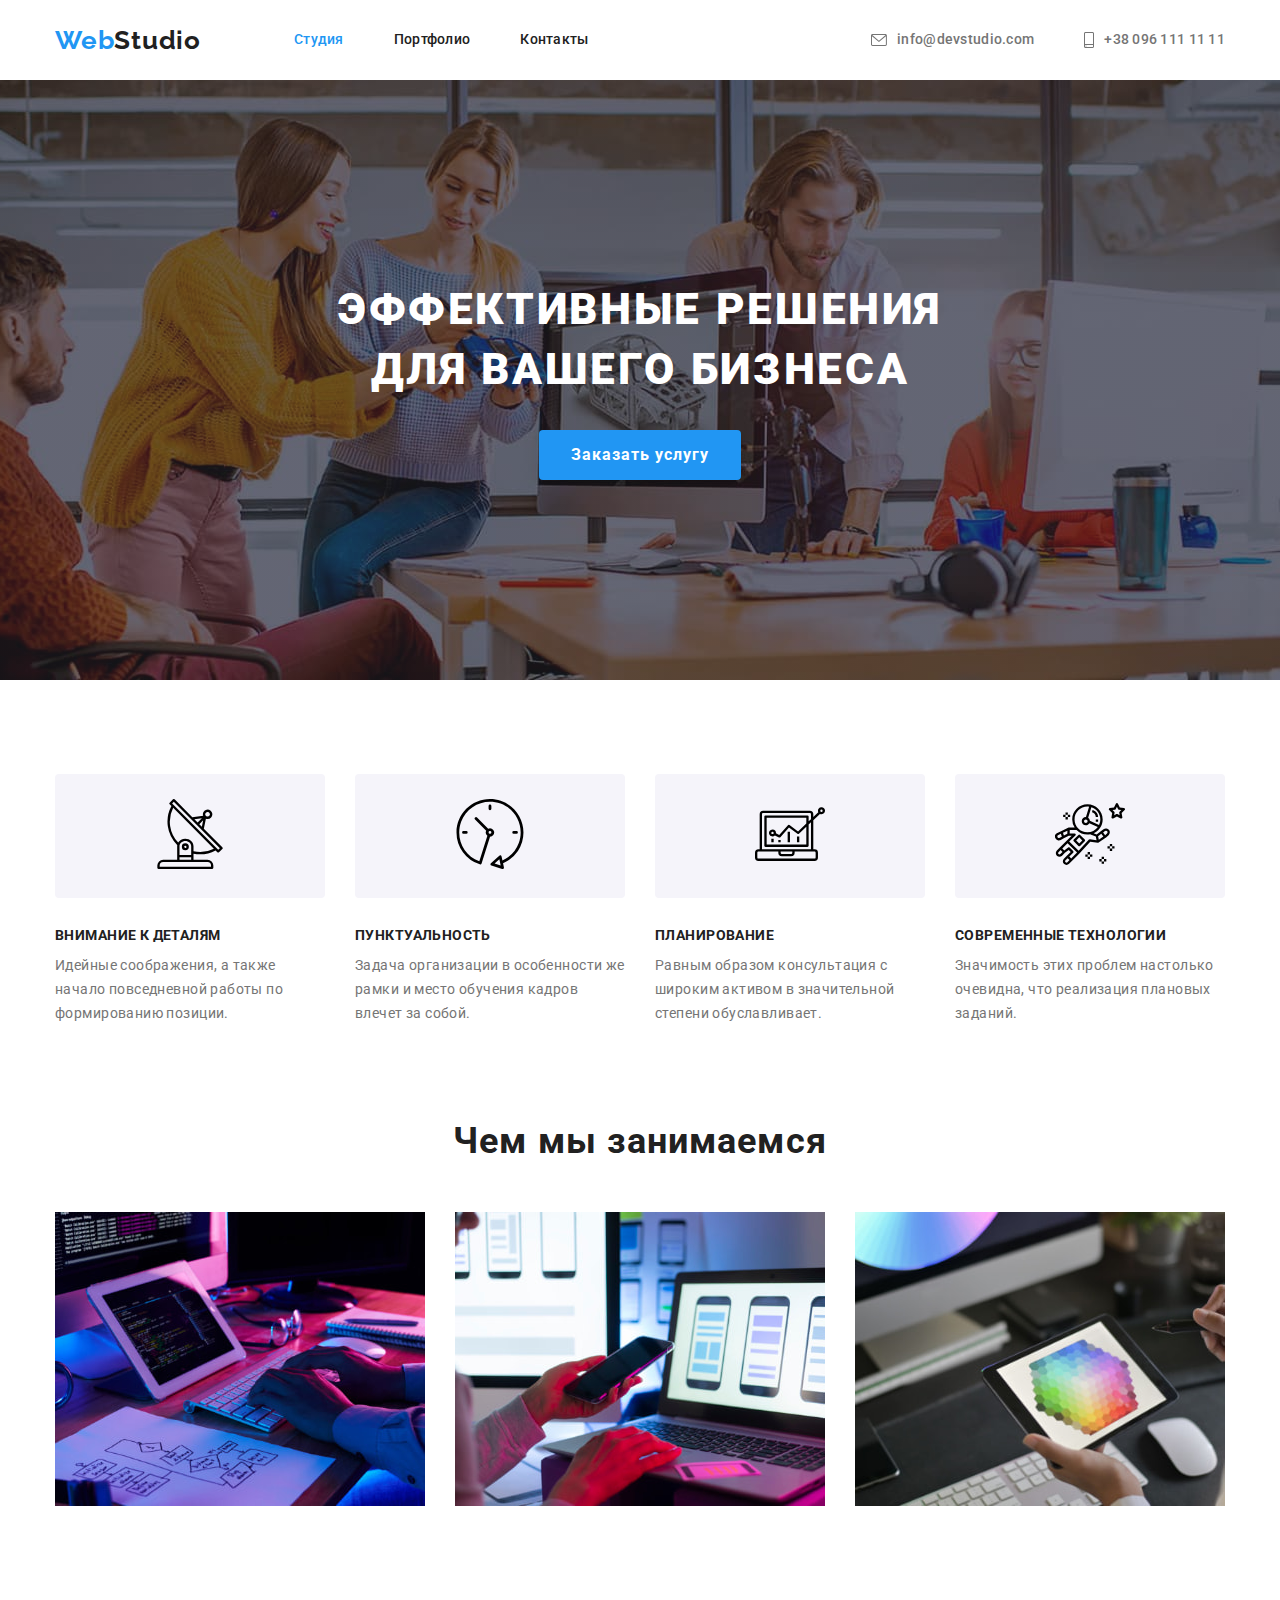
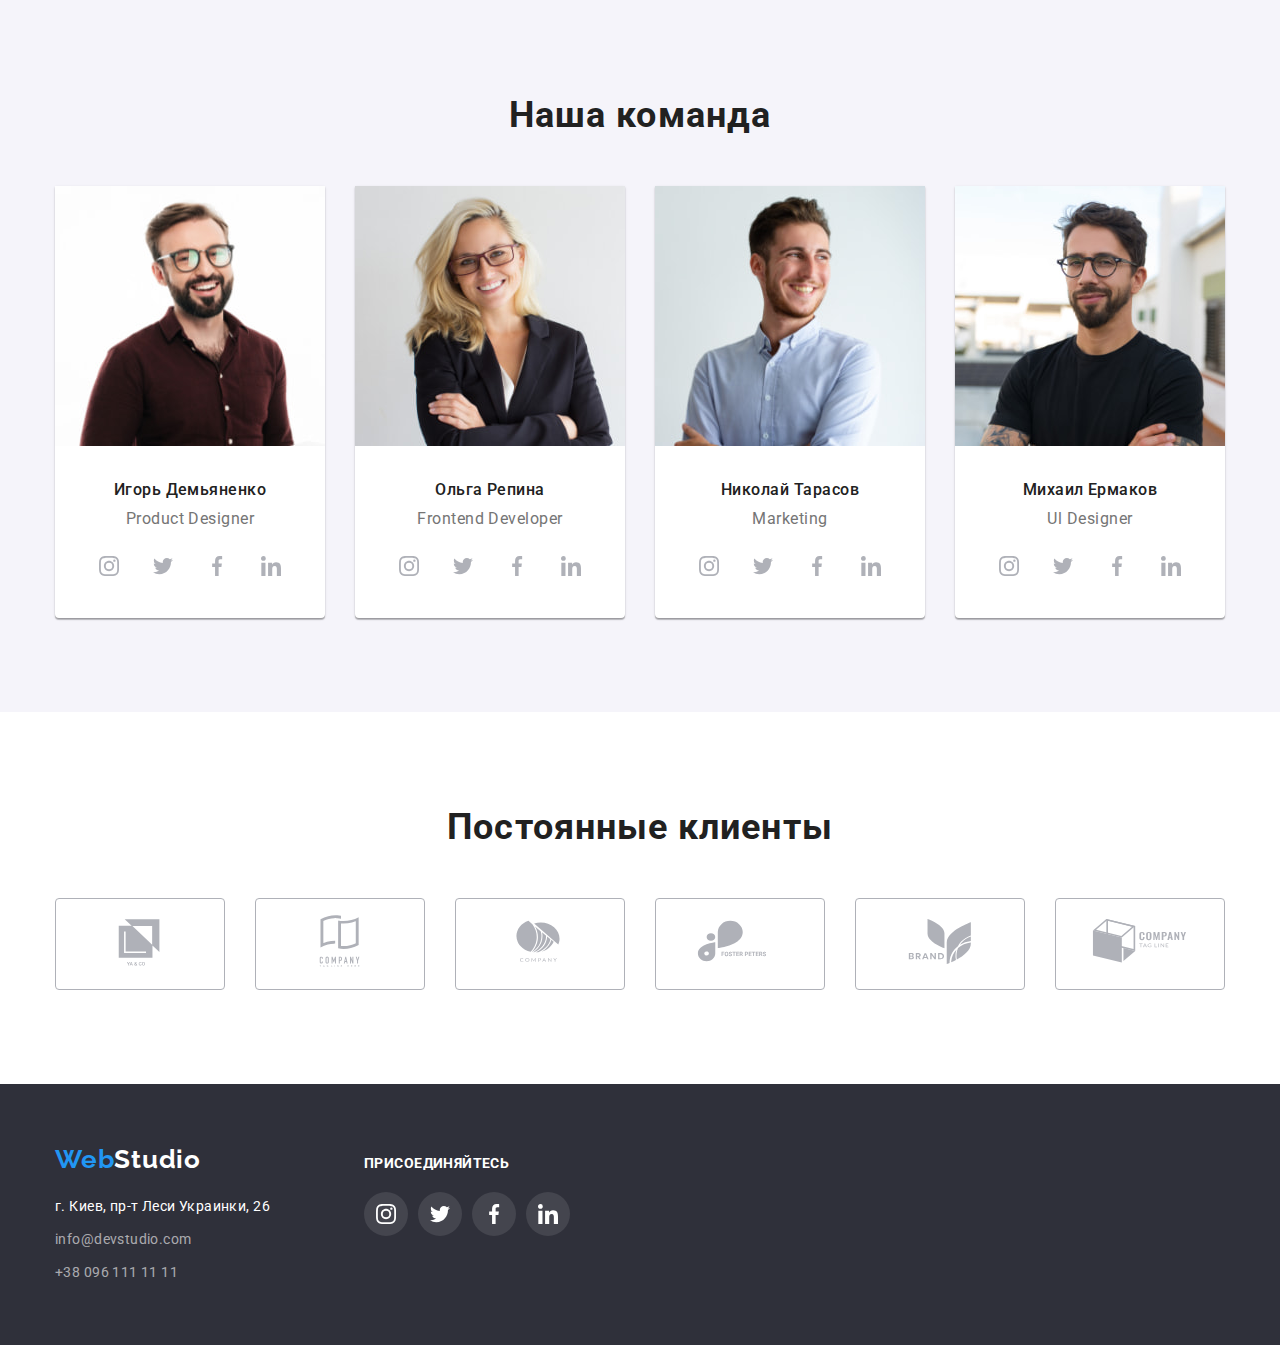
<file: index.html>
<!DOCTYPE html>
<html lang="ru">
  <head>
    <meta charset="UTF-8" />
    <meta http-equiv="X-UA-Compatible" content="IE=edge" />
    <meta name="viewport" content="width=device-width, initial-scale=1.0" />
    <title>Web Studio</title>
    <!--Project fonts-->
    <link rel="preconnect" href="https://fonts.googleapis.com" />
    <link rel="preconnect" href="https://fonts.gstatic.com" crossorigin />
    <link
      href="https://fonts.googleapis.com/css2?family=Raleway:wght@700&family=Roboto:wght@400;500;700;900&display=swap"
      rel="stylesheet"
    />
    <!--Normalize CSS-->
    <link
      href="https://cdnjs.cloudflare.com/ajax/libs/modern-normalize/1.1.0/modern-normalize.min.css"
      rel="stylesheet"
    />
    <!--Custom styles-->
    <link rel="stylesheet" href="./css/stylefile.css" />
  </head>
  <body>
    <!--Header website-->
    <header>
      <div class="container main-nav">
        <a href="./index.html" class="logo link"><span class="logo-first">Web</span>Studio</a>
        <nav class="navigator">
          <ul class="list navigator-list">
            <li><a href="./index.html" class="nvlist link current">Студия</a></li>
            <li><a href="./portfolio.html" class="nvlist link">Портфолио</a></li>
            <li><a href="" class="nvlist link">Контакты</a></li>
          </ul>
        </nav>
        <div class="contact-header">
          <a href="mailto:info@devstudio.com" class="hdcontact link">
            <svg class="contact-icon" width="16" height="12">
              <use href="./images/icons/icons.svg#icon-mail">
              </use>
            </svg>info@devstudio.com</a>
          <a href="tel:+380961111111" class="hdcontact link">
            <svg class="contact-icon" width="10" height="16">
              <use href="./images/icons/icons.svg#icon-smartphone">
              </use>
            </svg>+38 096 111 11 11</a>
        </div>
      </div>
    </header>
    <main>
      <!--Hero-->
      <section class="hero">
        <div class="container">
          <h1 class="hero-title">Эффективные решения для вашего бизнеса</h1>
          <button class="button" type="button">Заказать услугу</button>
        </div>
      </section>
      <!--What are we doing-->
      <section class="section-what">
        <h2 class="visually-hidden">What are we doing</h2>
        <div class="container what-are-we-doing">
          <ul class="dot-list list">
            <li class="dot-list-cards">
              <div class="quality">
              <svg class="quality-icon" width="70" height="70">
                <use href="./images/icons/icons.svg#icon-antenna">
                </use>
              </svg>
              </div>
              <h3 class="wttitle">Внимание к деталям</h3>
              <p class="wttext">
                Идейные соображения, а также начало повседневной работы по формированию позиции.
              </p>
            </li>
            <li class="dot-list-cards">
              <div class="quality">
              <svg class="quality-icon" width="70" height="70">
                <use href="./images/icons/icons.svg#icon-clock">
                </use>
              </svg>
              </div>
              <h3 class="wttitle">Пунктуальность</h3>
              <p class="wttext">
                Задача организации в особенности же рамки и место обучения кадров влечет за собой.
              </p>
            </li>
            <li class="dot-list-cards">
              <div class="quality">
              <svg class="quality-icon" width="70" height="70">
                <use href="./images/icons/icons.svg#icon-diagram">
                </use>
              </svg>
              </div>
              <h3 class="wttitle">Планирование</h3>
              <p class="wttext">
                Равным образом консультация с широким активом в значительной степени обуславливает.
              </p>
            </li>
            <li class="dot-list-cards">
              <div class="quality">
              <svg class="quality-icon"  width="70" height="70">
                <use href="./images/icons/icons.svg#icon-astronaut">
                </use>
              </svg>
              </div>
              <h3 class="wttitle">Современные технологии</h3>
              <p class="wttext">
                Значимость этих проблем настолько очевидна, что реализация плановых заданий.
              </p>
            </li>
          </ul>
        </div>
      </section>
      <section class="section-foto">
        <div class="container">
        <h2 class="wttitle-two">Чем мы занимаемся</h2>
        <ul class="list" style="display:flex;">
          <li class="dot-list-img">
            <img
              src="./images/what-are-we-doing/type-on-the-keyboard.jpg"
              alt="type-on-the-keyboard"
              width="370"
              height="294"
              class="img"             
            />
          </li>
          <li class="dot-list-img">
            <img
              src="./images/what-are-we-doing/phone-in-hand.jpg"
              alt="phone-in-hand"
              width="370"
              height="294"
              class="img"
            />
          </li>
          <li class="dot-list-img">
            <img src="./images/what-are-we-doing/tablet-in-hand.jpg" alt="phone-in-hand" width="370"
            height="294"
            class="img">
          </li>
          </div>
        </ul>
      </section>
      <!--Team-->
      <section class="team">
        <div class="container">
        <h2 class="wttitle-two">Наша команда</h2>
        <ul class="list">
          <li class="team-card">
            <img
              src="./images/team/igor-demyanenko.jpg"
              alt="igor-demyanenko"
              width="270"
              height="260"
            />
            <div class="team-card-text">
            <h3 class="team-title">Игорь Демьяненко</h3>
            <p class="team-text">Product Designer</p>
              <ul class="social-icons list">
                <li class="social-list">
                  <a class="team-icon" aria-label="иконка instagram">
                  <svg class="team-icon-logo" width="20" height="20">
                    <use href="./images/icons/icons.svg#icon-instagram"></use>
                  </svg>
                  </a>
                </li>
                <li class="social-list">
                  <a class="team-icon" aria-label="иконка twitter">
                  <svg class="team-icon-logo" width="20" height="20">
                    <use href="./images/icons/icons.svg#icon-twitter"></use>
                  </svg>
                  </a>
                </li >
                <li class="social-list">
                  <a class="team-icon" aria-label="иконка facebook">
                 <svg class="team-icon-logo" width="20" height="20">
                    <use href="./images/icons/icons.svg#icon-facebook"></use>
                  </svg>
                  </a>
                </li>
                <li class="social-list">
                  <a class="team-icon" aria-label="иконка linkedin">
                  <svg class="team-icon-logo" width="20" height="20">
                    <use href="./images/icons/icons.svg#icon-linkedin"></use>
                  </svg>
                  </a>
                </li>
              </ul>
            </div>
          </li>
          <li class="team-card">
            <img src="./images/team/olga-repina.jpg" alt="olga-repina" width="270" height="260" />
            <div class="team-card-text">
            <h3 class="team-title">Ольга Репина</h3>
            <p class="team-text">Frontend Developer</p>
            <ul class="social-icons list">
                <li class="social-list">
                  <a class="team-icon" aria-label="иконка instagram">
                  <svg class="team-icon-logo" width="20" height="20">
                    <use href="./images/icons/icons.svg#icon-instagram"></use>
                  </svg>
                  </a>
                </li>
                <li class="social-list">
                  <a class="team-icon" aria-label="иконка twitter">
                  <svg class="team-icon-logo" width="20" height="20">
                    <use href="./images/icons/icons.svg#icon-twitter"></use>
                  </svg>
                  </a>
                </li >
                <li class="social-list">
                  <a class="team-icon" aria-label="иконка facebook">
                 <svg class="team-icon-logo" width="20" height="20">
                    <use href="./images/icons/icons.svg#icon-facebook"></use>
                  </svg>
                  </a>
                </li>
                <li class="social-list">
                  <a class="team-icon" aria-label="иконка linkedin">
                  <svg class="team-icon-logo" width="20" height="20">
                    <use href="./images/icons/icons.svg#icon-linkedin"></use>
                  </svg>
                  </a>
                </li>
              </ul>
            </div>
          </li>
          <li class="team-card">
            <img
              src="./images/team/nikolay-tarasov.jpg"
              alt="nikolay-tarasov"
              width="270"
              height="260"
            />
            <div class="team-card-text">
            <h3 class="team-title">Николай Тарасов</h3>
            <p class="team-text">Marketing</p>
            <ul class="social-icons list">
                <li class="social-list">
                  <a class="team-icon" aria-label="иконка instagram">
                  <svg class="team-icon-logo" width="20" height="20">
                    <use href="./images/icons/icons.svg#icon-instagram"></use>
                  </svg>
                  </a>
                </li>
                <li class="social-list">
                  <a class="team-icon" aria-label="иконка twitter">
                  <svg class="team-icon-logo" width="20" height="20">
                    <use href="./images/icons/icons.svg#icon-twitter"></use>
                  </svg>
                  </a>
                </li >
                <li class="social-list">
                  <a class="team-icon" aria-label="иконка facebook">
                 <svg class="team-icon-logo" width="20" height="20">
                    <use href="./images/icons/icons.svg#icon-facebook"></use>
                  </svg>
                  </a>
                </li>
                <li class="social-list">
                  <a class="team-icon" aria-label="иконка linkedin">
                  <svg class="team-icon-logo" width="20" height="20">
                    <use href="./images/icons/icons.svg#icon-linkedin"></use>
                  </svg>
                  </a>
                </li>
              </ul>
            </div>
          </li>
          <li class="team-card">
            <img
              src="./images/team/mikhail-ermakov.jpg"
              alt="mikhail-ermakov"
              width="270"
              height="260"
            />
            <div class="team-card-text">
            <h3 class="team-title">Михаил Ермаков</h3>
            <p class="team-text">Ul Designer</p>
            <ul class="social-icons list">
                <li class="social-list">
                  <a class="team-icon" aria-label="иконка instagram">
                  <svg class="team-icon-logo" width="20" height="20">
                    <use href="./images/icons/icons.svg#icon-instagram"></use>
                  </svg>
                  </a>
                </li>
                <li class="social-list">
                  <a class="team-icon" aria-label="иконка twitter">
                  <svg class="team-icon-logo" width="20" height="20">
                    <use href="./images/icons/icons.svg#icon-twitter"></use>
                  </svg>
                  </a>
                </li >
                <li class="social-list">
                  <a class="team-icon" aria-label="иконка facebook">
                 <svg class="team-icon-logo" width="20" height="20">
                    <use href="./images/icons/icons.svg#icon-facebook"></use>
                  </svg>
                  </a>
                </li>
                <li class="social-list">
                  <a class="team-icon" aria-label="иконка linkedin">
                  <svg class="team-icon-logo" width="20" height="20">
                    <use href="./images/icons/icons.svg#icon-linkedin"></use>
                  </svg>
                  </a>
                </li>
              </ul>
            </div>
          </li>
        </ul>
        </div>
      </section>
      <!--Clients-->
      <section class="clients">
       <div class="container">
        <h2 class="wttitle-two">Постоянные клиенты</h2>
        <ul class="clients-list list">
          <li class="client-icon"><a class="client-icon-link"><svg class="logo-client" width="106" height="60">
            <use href="./images/icons/icons.svg#icon-logo-first"></use>
          </svg></a></li>
          <li class="client-icon"><a class="client-icon-link"><svg class="logo-client" width="106" height="60">
            <use href="./images/icons/icons.svg#icon-logo-second"></use>
          </svg></a></li>
          <li class="client-icon"><a class="client-icon-link"><svg class="logo-client" width="106" height="60">
            <use href="./images/icons/icons.svg#icon-logo-three"></use>
          </svg></a></li>
          <li class="client-icon"><a class="client-icon-link"><svg class="logo-client" width="106" height="60">
            <use href="./images/icons/icons.svg#icon-logo-four"></use>
          </svg></a></li>
          <li class="client-icon"><a class="client-icon-link"><svg class="logo-client" width="106" height="60">
            <use href="./images/icons/icons.svg#icon-logo-five"></use>
          </svg></a></li>
          <li class="client-icon"><a class="client-icon-link"><svg class="logo-client" width="106" height="60">
            <use href="./images/icons/icons.svg#icon-logo-six"></use>
          </svg></a></li>
        </ul>
       </div>
      </section>
    </main>
    <!--Footer-->
    <footer class="footer">
      <div class="container footer-items">
        <div class="address-block">
        <a href="" class="logo link"><span class="logo-first">Web</span><span class="logo-second">Studio</span></a>
        <address class="address">
          <ul class="list">
            <li class="footer-link">
              <a
                href="https://bit.ly/3pXMvUd"
                target="_blank"
                rel="noopener noreferrer nofollow"
                class="footer-address link"
                >г. Киев, пр-т Леси Украинки, 26</a
              >
            </li>
            <li class="footer-link">
              <a href="mailto:info@devstudio.com" class="footer-address-two link"
                >info@devstudio.com</a
              >
            </li>
            <li class="footer-link">
              <a href="tel:+380961111111" class="footer-address-two link">+38 096 111 11 11</a>
            </li>
          </ul>
        </address>
        </div>
        <div>
          <h2 class="footer-header">Присоединяйтесь</h2>
          <ul class="footer-list list">
            <li class="social-list">
                  <a class="footer-icon" aria-label="иконка instagram">
                  <svg class="team-icon-logo" width="20" height="20">
                    <use href="./images/icons/icons.svg#icon-instagram"></use>
                  </svg>
                  </a>
                </li>
            <li class="social-list">
              <a class="footer-icon" aria-label="иконка instagram">
                  <svg class="team-icon-logo" width="20" height="20">
                    <use href="./images/icons/icons.svg#icon-twitter"></use>
                  </svg>
                  </a>
            </li>
            <li class="social-list">
              <a class="footer-icon" aria-label="иконка instagram">
                  <svg class="team-icon-logo" width="20" height="20">
                    <use href="./images/icons/icons.svg#icon-facebook"></use>
                  </svg>
                  </a>
            </li>
            <li class="social-list">
              <a class="footer-icon" aria-label="иконка instagram">
                  <svg class="team-icon-logo" width="20" height="20">
                    <use href="./images/icons/icons.svg#icon-linkedin"></use>
                  </svg>
                  </a>
            </li>
          </ul>
        </div>
      </div>
    </footer>
  </body>
</html>
</file>
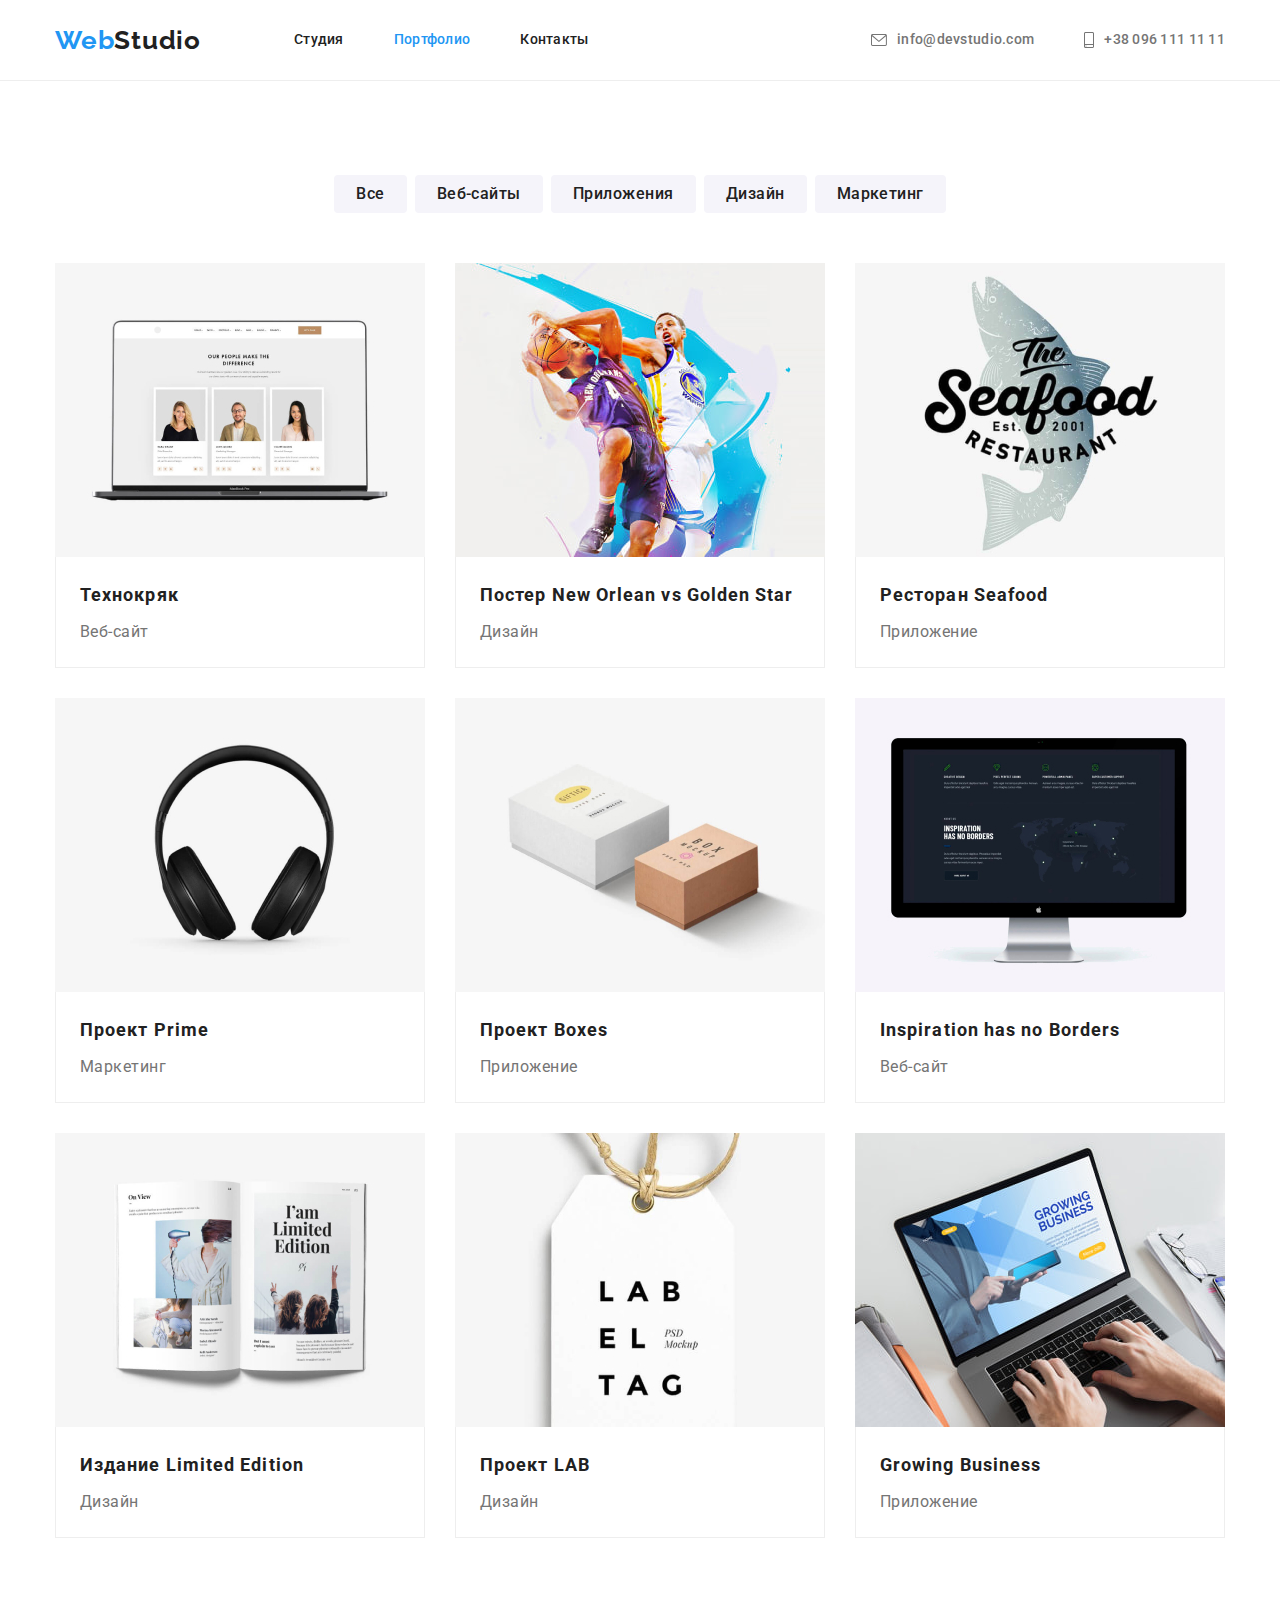
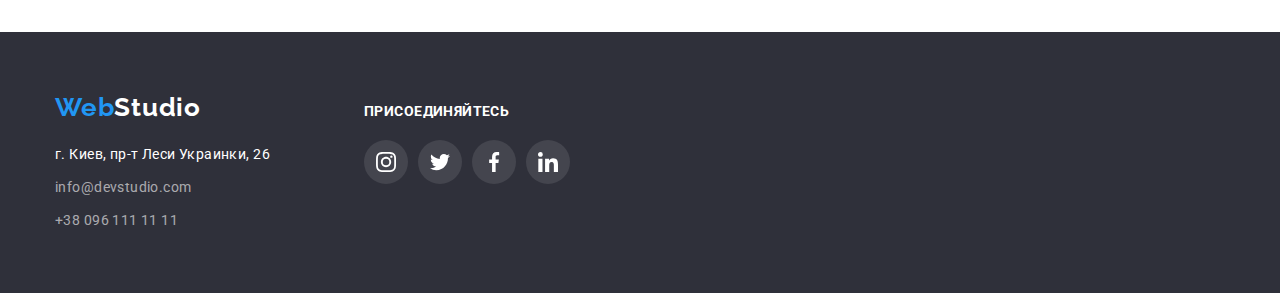
<file: portfolio.html>
<!DOCTYPE html>
<html lang="ru">
  <head>
    <meta charset="UTF-8" />
    <meta http-equiv="X-UA-Compatible" content="IE=edge" />
    <meta name="viewport" content="width=device-width, initial-scale=1.0" />
    <title>Web Studio</title>
    <!--Project fonts-->
    <link rel="preconnect" href="https://fonts.googleapis.com" />
    <link rel="preconnect" href="https://fonts.gstatic.com" crossorigin />
    <link
      href="https://fonts.googleapis.com/css2?family=Raleway:wght@700&family=Roboto:wght@400;500;700;900&display=swap"
      rel="stylesheet"
    />
    <!--Normalize CSS-->
    <link
      href="https://cdnjs.cloudflare.com/ajax/libs/modern-normalize/1.1.0/modern-normalize.min.css"
      rel="stylesheet"
    />
    <!--Custom styles-->
    <link rel="stylesheet" href="./css/stylefile.css" />
  </head>

  <body>
    <!--Header website-->
    <header class="head-porflolio">
      <div class="container main-nav">
        <a href="./index.html" class="logo link"><span class="logo-first">Web</span>Studio</a>
        <nav class="navigator">
          <ul class="list navigator-list">
            <li><a href="./index.html" class="nvlist link">Студия</a></li>
            <li><a href="./portfolio.html" class="nvlist link current">Портфолио</a></li>
            <li><a href="" class="nvlist link">Контакты</a></li>
          </ul>
        </nav>
        <div class="contact-header">
          <a href="mailto:info@devstudio.com" class="hdcontact link">
            <svg class="contact-icon" width="16" height="12">
              <use href="./images/icons/icons.svg#icon-mail"></use>
            </svg>
            info@devstudio.com</a
          >
          <a href="tel:+380961111111" class="hdcontact link">
            <svg class="contact-icon" width="10" height="16">
              <use href="./images/icons/icons.svg#icon-smartphone"></use>
            </svg>
            +38 096 111 11 11
          </a>
        </div>
      </div>
    </header>
    <!--Our work-->
    <main>
      <section class="main">
        <div class="container">
          <h1 class="visually-hidden">Filter navigation</h1>
          <ul class="list filter-nav">
            <li class="filter-link"><button class="filter-button" type="button">Все</button></li>
            <li class="filter-link">
              <button class="filter-button" type="button">Веб-сайты</button>
            </li>
            <li class="filter-link">
              <button class="filter-button" type="button">Приложения</button>
            </li>
            <li class="filter-link"><button class="filter-button" type="button">Дизайн</button></li>
            <li class="filter-link">
              <button class="filter-button" type="button">Маркетинг</button>
            </li>
          </ul>
          <ul class="list container-portfolio">
            <li class="portfolio-link">
              <a href="" class="our-work">
                <img
                  class="image-portfolio"
                  src="./images/portfolio/texno-crak.jpg"
                  alt="texno-crak"
                  width="370"
                  height="294"
                />
                <div class="portfolio-card">
                  <h2 class="work-title">Технокряк</h2>
                  <p class="work-text">Веб-сайт</p>
                </div>
              </a>
            </li>
            <li class="portfolio-link">
              <a href="" class="our-work">
                <img
                  class="image-portfolio"
                  src="./images/portfolio/poster-basketball.jpg"
                  alt="Poster-New-Orlean-vs-Golden-star"
                  width="370"
                  height="294"
                />
                <div class="portfolio-card">
                  <h2 class="work-title">Постер New Orlean vs Golden Star</h2>
                  <p class="work-text">Дизайн</p>
                </div>
              </a>
            </li>
            <li class="portfolio-link">
              <a href="" class="our-work">
                <img
                  class="image-portfolio"
                  src="./images/portfolio/restoran-seafood.jpg"
                  alt="restoran-seafood"
                  width="370"
                  height="294"
                />
                <div class="portfolio-card">
                  <h2 class="work-title">Ресторан Seafood</h2>
                  <p class="work-text">Приложение</p>
                </div>
              </a>
            </li>
            <li class="portfolio-link">
              <a href="" class="our-work">
                <img
                  class="image-portfolio"
                  src="./images/portfolio/proekt-prime.jpg"
                  alt="proekt-prime"
                  width="370"
                  height="294"
                />
                <div class="portfolio-card">
                  <h2 class="work-title">Проект Prime</h2>
                  <p class="work-text">Маркетинг</p>
                </div>
              </a>
            </li>
            <li class="portfolio-link">
              <a href="" class="our-work">
                <img
                  class="image-portfolio"
                  src="./images/portfolio/proekt-boxes.jpg"
                  alt="proekt-boxes"
                  width="370"
                  height="294"
                />
                <div class="portfolio-card">
                  <h2 class="work-title">Проект Boxes</h2>
                  <p class="work-text">Приложение</p>
                </div>
              </a>
            </li>
            <li class="portfolio-link">
              <a href="" class="our-work">
                <img
                  class="image-portfolio"
                  src="./images/portfolio/inspiration.jpg"
                  alt="inspiration-has-no-borders"
                  width="370"
                  height="294"
                />
                <div class="portfolio-card">
                  <h2 class="work-title">Inspiration has no Borders</h2>
                  <p class="work-text">Веб-сайт</p>
                </div>
              </a>
            </li>
            <li class="portfolio-link">
              <a href="" class="our-work">
                <img
                  class="image-portfolio"
                  src="./images/portfolio/limited-edition.jpg"
                  alt="limited-edition"
                  width="370"
                  height="294"
                />
                <div class="portfolio-card">
                  <h2 class="work-title">Издание Limited Edition</h2>
                  <p class="work-text">Дизайн</p>
                </div>
              </a>
            </li>
            <li class="portfolio-link">
              <a href="" class="our-work">
                <img
                  class="image-portfolio"
                  src="./images/portfolio/proekt-lab.jpg"
                  alt="proekt-lab"
                  width="370"
                  height="294"
                />
                <div class="portfolio-card">
                  <h2 class="work-title">Проект LAB</h2>
                  <p class="work-text">Дизайн</p>
                </div>
              </a>
            </li>
            <li class="portfolio-link">
              <a href="" class="our-work">
                <img
                  class="image-portfolio"
                  src="./images/portfolio/growing-business.jpg"
                  alt="growing-business"
                  width="370"
                  height="294"
                />
                <div class="portfolio-card">
                  <h2 class="work-title">Growing Business</h2>
                  <p class="work-text">Приложение</p>
                </div>
              </a>
            </li>
          </ul>
        </div>
      </section>
    </main>
    <!--Footer-->
    <footer class="footer">
      <div class="container footer-items">
        <div class="address-block">
          <a href="" class="logo link"
            ><span class="logo-first">Web</span><span class="logo-second">Studio</span></a
          >
          <address class="address">
            <ul class="list">
              <li class="footer-link">
                <a
                  href="https://bit.ly/3pXMvUd"
                  target="_blank"
                  rel="noopener noreferrer nofollow"
                  class="footer-address link"
                  >г. Киев, пр-т Леси Украинки, 26</a
                >
              </li>
              <li class="footer-link">
                <a href="mailto:info@devstudio.com" class="footer-address-two link"
                  >info@devstudio.com</a
                >
              </li>
              <li class="footer-link">
                <a href="tel:+380961111111" class="footer-address-two link">+38 096 111 11 11</a>
              </li>
            </ul>
          </address>
        </div>
        <div>
          <h2 class="footer-header">Присоединяйтесь</h2>
          <ul class="footer-list list">
            <li class="social-list">
              <a class="footer-icon" aria-label="иконка instagram">
                <svg class="team-icon-logo" width="20" height="20">
                  <use href="./images/icons/icons.svg#icon-instagram"></use>
                </svg>
              </a>
            </li>
            <li class="social-list">
              <a class="footer-icon" aria-label="иконка instagram">
                <svg class="team-icon-logo" width="20" height="20">
                  <use href="./images/icons/icons.svg#icon-twitter"></use>
                </svg>
              </a>
            </li>
            <li class="social-list">
              <a class="footer-icon" aria-label="иконка instagram">
                <svg class="team-icon-logo" width="20" height="20">
                  <use href="./images/icons/icons.svg#icon-facebook"></use>
                </svg>
              </a>
            </li>
            <li class="social-list">
              <a class="footer-icon" aria-label="иконка instagram">
                <svg class="team-icon-logo" width="20" height="20">
                  <use href="./images/icons/icons.svg#icon-linkedin"></use>
                </svg>
              </a>
            </li>
          </ul>
        </div>
      </div>
    </footer>
  </body>
</html>
</file>
<file: css/stylefile.css>
:root {
    /*Font text*/
    --main-font:'roboto',sans-serif;
    /*Color text*/
    --main-color-text: #212121;
    --accent-color-text: #2196F3;
    --second-color-text: #757575;
    --three-color-text: #FFFFFF;
    /*Bg color*/
    --first-bg: #2F303A;
    --second-bg:#F5F4FA;
    --three-bg: rgba(255, 255, 255, 0.1);
    /*border color*/
    --first-bord: #EEEEEE;
    /*icon color*/
    --first-color-icon: #AFB1B8;

}
body {
    font-family: var(--main-font);
    color: var(--main-color-text);
    font-size: 14px;
    line-height: 1.14;
    letter-spacing: 0.02em;
}
h1,h2,h3,h4,h5,h6,p {
    margin: 0;
}

.link {
    text-decoration: none;
}
.list {
    list-style: none;
    padding-left: 0;
    margin: 0;
}
.button {
    font-family: inherit;
    color: var(--three-color-text);
    background-color: var(--accent-color-text);
    font-weight: 700;
    font-size: 16px;
    line-height: 1.88;
    text-align: center;
    box-shadow: 0px 4px 4px rgba(0, 0, 0, 0.15);
    border: 0;
    letter-spacing: 0.06em;
    border-radius: 4px;
    cursor: pointer;
    padding: 10px 32px;
}
.container {
    width: 1200px;
    margin-left: auto;
    margin-right: auto;
    padding-left: 15px;
    padding-right: 15px;
}
/*Header******************************************/
.logo {
    font-family: 'Raleway', sans-serif;
    font-weight: 700;
    font-size: 26px;
    line-height: 1.19;
    letter-spacing: 0.03em;
    color: var(--main-color-text);
    margin-right: 93px;
}

.logo>.logo-first {
    color: var(--accent-color-text);
}
.logo-second {
    color: var(--three-color-text) ;
}
.nvlist
 {
    font-weight: 500;
    color: var(--main-color-text);
    padding-top: 32px;
    padding-bottom: 32px;
    display: block;
}
.nvlist:hover,
.nvlist:focus
 {
    color: var(--accent-color-text);
}
.current {
    color: var(--accent-color-text);
}
.hdcontact {
    font-weight: 500;
    color: var(--second-color-text);
    margin-right: 50px;
    display: flex;
    align-items:center;
    justify-content: center;

}
.hdcontact:last-child {
    margin-right: 0;
}

.hdcontact:hover ,
.hdcontact:focus {
    color: var(--accent-color-text);
}

.navigator-list {
    display: flex;
    padding-left: 0;
    margin-top: 0;
    margin-bottom: 0;
}
.navigator-list>li {
    margin-right: 50px;
}
.navigator-list>li:last-child {
    margin-right: 0;
}
.main-nav {
    align-items: center;
    display: flex;
}
.contact-icon {
    margin-right: 10px;
    fill: currentColor;
}


/*Hero*******************/
.hero,
.footer {
    background-color: var(--first-bg);
}
.hero {
    padding-top: 200px;
    padding-bottom: 200px;
    text-align: center;
    background-image: linear-gradient(rgba(47, 48, 58, 0.4), rgba(47, 48, 58, 0.4)), url(../images/background/background-header.jpg);
    background-repeat: no-repeat;
    background-position: center;
    max-width: 1600px;
    height: 600px;
    background-size: cover;
    margin-left: auto;
    margin-right: auto;

}

.hero-block>.button {
    margin-left: auto;
    margin-right: auto;
    display: block;
}
.hero-block {
    margin-left: auto;
    margin-right: auto;
    padding-top: 200px;
    padding-bottom: 200px;
}
.hero-title {
    font-weight: 900;
    font-size: 44px;
    line-height: 1.36;
    text-align: center;
    letter-spacing: 0.06em;
    text-transform: uppercase;
    color: var(--three-color-text);
    width: 696px;
    margin-left: auto;
    margin-right: auto;
    margin-bottom: 30px;

}
.contact-header {
    margin-left: auto;
    display: flex;
}
/*What are we doing**************/
.what-are-we-doing>.dot-list {
    display: flex;
}
.section-what {
    padding-top: 94px;
    padding-bottom: 94px;
}
.section-foto {
    padding-bottom: 94px;
}
.img {
    display: block;
}
.visually-hidden {
    position: absolute;
    width: 1px;
    height: 1px;
    margin: -1px;
    border: 0;
    padding: 0;
    
    white-space: nowrap;
    clip-path: inset(100%);
    clip: rect(0 0 0 0);
    overflow: hidden;
  }
.dot-list-cards {
    margin-right: 30px;
}
.dot-list-cards:last-child {
    margin-right: 0;
}
.dot-list-img {
    margin-right: 30px;
}
.dot-list-img:last-child {
    margin-right: 0;
}

.wttitle {
    font-size: 14px;
    line-height: 1.14;
    font-weight: 700;
    letter-spacing: 0.03em;
    text-transform: uppercase;
    margin-bottom: 10px;
}
.wttext {
    font-weight: 400;
    line-height: 1.71;
    letter-spacing: 0.03em;
    color: var(--second-color-text);
}
.wttitle-two {
    font-weight: 700;
    font-size: 36px;
    line-height: 1.17;
    text-align: center;
    letter-spacing: 0.03em;
    color: var(--main-color-text);
    margin-bottom: 50px;
}
.quality {
    background-color: var(--second-bg);
    padding-left: 100px;
    padding-right: 100px;
    padding-top: 25px;
    padding-bottom: 25px;
    margin-bottom: 30px;
    border-radius: 4px;
}
.quality-icon {
    width: 70px;
    height: 70px;
}
/*Team***********************/
.team {
background-color: var(--second-bg);
padding-top: 94px;
padding-bottom: 94px;
}
.team-card {
    background-color: var(--three-color-text);
    box-shadow: 0px 1px 3px rgba(0, 0, 0, 0.12),
    0px 1px 1px rgba(0, 0, 0, 0.14),
    0px 2px 1px rgba(0, 0, 0, 0.2);
    border-radius: 0px 0px 4px 4px;
    width: 270px;
    margin-right: 30px;
}
.team-card-text {
    padding-top: 30px;
    padding-bottom: 30px;
}
.team .list {
    display: flex;
}
.filter>.list {
    display: flex;
}
.filter {
    margin-bottom: 50px;
}
.team-card:last-child {
    margin-right: 0;
}

.team-title {
    font-weight: 500;
    font-size: 16px;
    line-height: 1.19;
    text-align: center;
    letter-spacing: 0.03em;

    margin-bottom: 10px;
}
.team-text {
    font-size: 16px;
    line-height: 1.19;
    text-align: center;
    letter-spacing: 0.03em;
    color: var(--second-color-text);
    margin-bottom: 16px;
}
.social-icons {
    display: flex;
    justify-content: center;
    align-items: center;
}
.team-icon {
   width: 44px;
   height: 44px;
   display: flex;
   justify-content: center;
   align-items: center;
   fill: var(--first-color-icon);
   border-radius: 50%
}
.team-icon:hover,
.team-icon:focus {
  background-color: var(--accent-color-text);
  fill: var(--three-color-text);
  cursor: pointer;
}
.social-list:not(:last-child) {
margin-right: 10px;
}
/*Clients********************/
.clients {
    padding-top: 94px;
    padding-bottom: 94px;
}
.clients-list {
    display: flex;
    justify-content: center;
    align-items: center;
}
.client-icon {
    width: 170px;
    height: 92px;
    border: 1px solid var(--first-color-icon);
    border-radius: 4px;
    display: flex;
    justify-content: center;
    align-items: center;
    fill: var(--first-color-icon);
}
.client-icon:hover,
.client-icon:focus {
    border: 1px solid var(--accent-color-text);
    fill: var(--accent-color-text);
    cursor: pointer;
}
.client-icon:not(:last-child) {
    margin-right: 30px;
}

.logo-client {
    width: 106px;
    height: 60px;
}


/*Footer*****************/
.footer {
    padding-top:60px ;
    padding-bottom: 60px;
}
.footer-items {
    display: flex;
    align-items: baseline;
}
.footer-address {
line-height: 1.71;
letter-spacing: 0.03em;
color: var(--three-color-text);
font-style: normal;
}
.footer-address:hover,
.footer-address:focus {
color: var(--accent-color-text);
}
.footer-address-two {
    line-height: 1.71;
    letter-spacing: 0.03em;
    color: rgba(255, 255, 255, 0.6);
    font-style: normal;
}
.footer-address-two:hover,
.footer-address-two:focus {
color: var(--accent-color-text);
}

.address {
margin-top: 20px;
}
.footer-link {
    margin-bottom: 9px;
}
.footer-link:last-child {
    margin-bottom: 0;
}
.address-block {
    margin-right: 70px;
}
.footer-header {
    text-transform: uppercase;
    font-weight: 700;
    font-size: 14px;
    line-height: 1.14;
    letter-spacing: 0.03em;
    color: var(--three-color-text);
    margin-bottom: 20px;
}
.footer-list {
    display: flex;
}
.footer-icon {
    width: 44px;
    height: 44px;
    display: flex;
    justify-content: center;
    align-items: center;
    fill: var(--three-color-text);
    background-color: var(--three-bg);
    border-radius: 50%;
}
.footer-icon:hover,
.footer-icon:focus {
    background-color: var(--accent-color-text);
    cursor: pointer;
}
/*.footer-block {
    margin-left: auto;
    margin-right: auto;
    width: 1200px;
    padding-left: 15px;
    padding-right: 15px;
    padding-top: 60px;
    padding-bottom: 60px;
}*/

 /*Portfolio************************/
 .head-porflolio {
    border-bottom: 1px solid var(--first-bord);
 }
.main {
    padding-top: 94px;
    padding-bottom: 94px;
}
 .filter-button {
    background: var(--second-bg);
    cursor: pointer;
    font-weight: 500;
    font-size: 16px;
    line-height: 1.62;
    text-align: center;
    letter-spacing: 0.03em;
    color: var(--main-color-text);
    font-family: inherit;

    border: 0;
    border-radius: 4px;
    padding: 6px 22px;
  }

.filter-button:hover,
.filter-button:focus {
    background: var(--accent-color-text);
    color: var(--three-color-text);
    box-shadow: 0px 3px 1px rgba(0, 0, 0, 0.1), 0px 1px 2px rgba(0, 0, 0, 0.08), 0px 2px 2px rgba(0, 0, 0, 0.12);
}

.filter-link {
  margin-right: 8px;
}
.filter-link:last-child {
    margin-right: 0;
}
.center {
    justify-content:center;
}
.work-title {
    font-weight: 700;
    font-size: 18px;
    line-height: 2;
    letter-spacing: 0.06em;
    color: var(--main-color-text);
    margin-bottom: 4px;
}
.work-text {
    font-size: 16px;
    line-height: 1.88;
    letter-spacing: 0.03em;
    color: var(--second-color-text);
}
.container-portfolio {
    display: flex;
    margin-left: auto;
    margin-right: auto;
    flex-wrap: wrap;
}
.portfolio-link {
    margin-right: 30px;
    margin-bottom: 30px;
}
.portfolio-link:nth-child(3n) {
    margin-right: 0;
}
.portfolio-link:nth-last-child(-n+3) {
    margin-bottom: 0;
}
.portfolio-card {
    border: 1px solid var(--first-bord);
    border-top: none;
    padding: 20px 24px;
}
.image-portfolio {
    display: block;
}
.filter-nav {
    display: flex;
    justify-content:center;
    margin-bottom: 50px;
}
.our-work {
    text-decoration: none;
    display: block;
}
.our-work:hover,
.our-work:focus {
    box-shadow: 0px 1px 1px rgba(0, 0, 0, 0.12), 0px 4px 4px rgba(0, 0, 0, 0.06), 1px 4px 6px rgba(0, 0, 0, 0.16);
}
</file>
